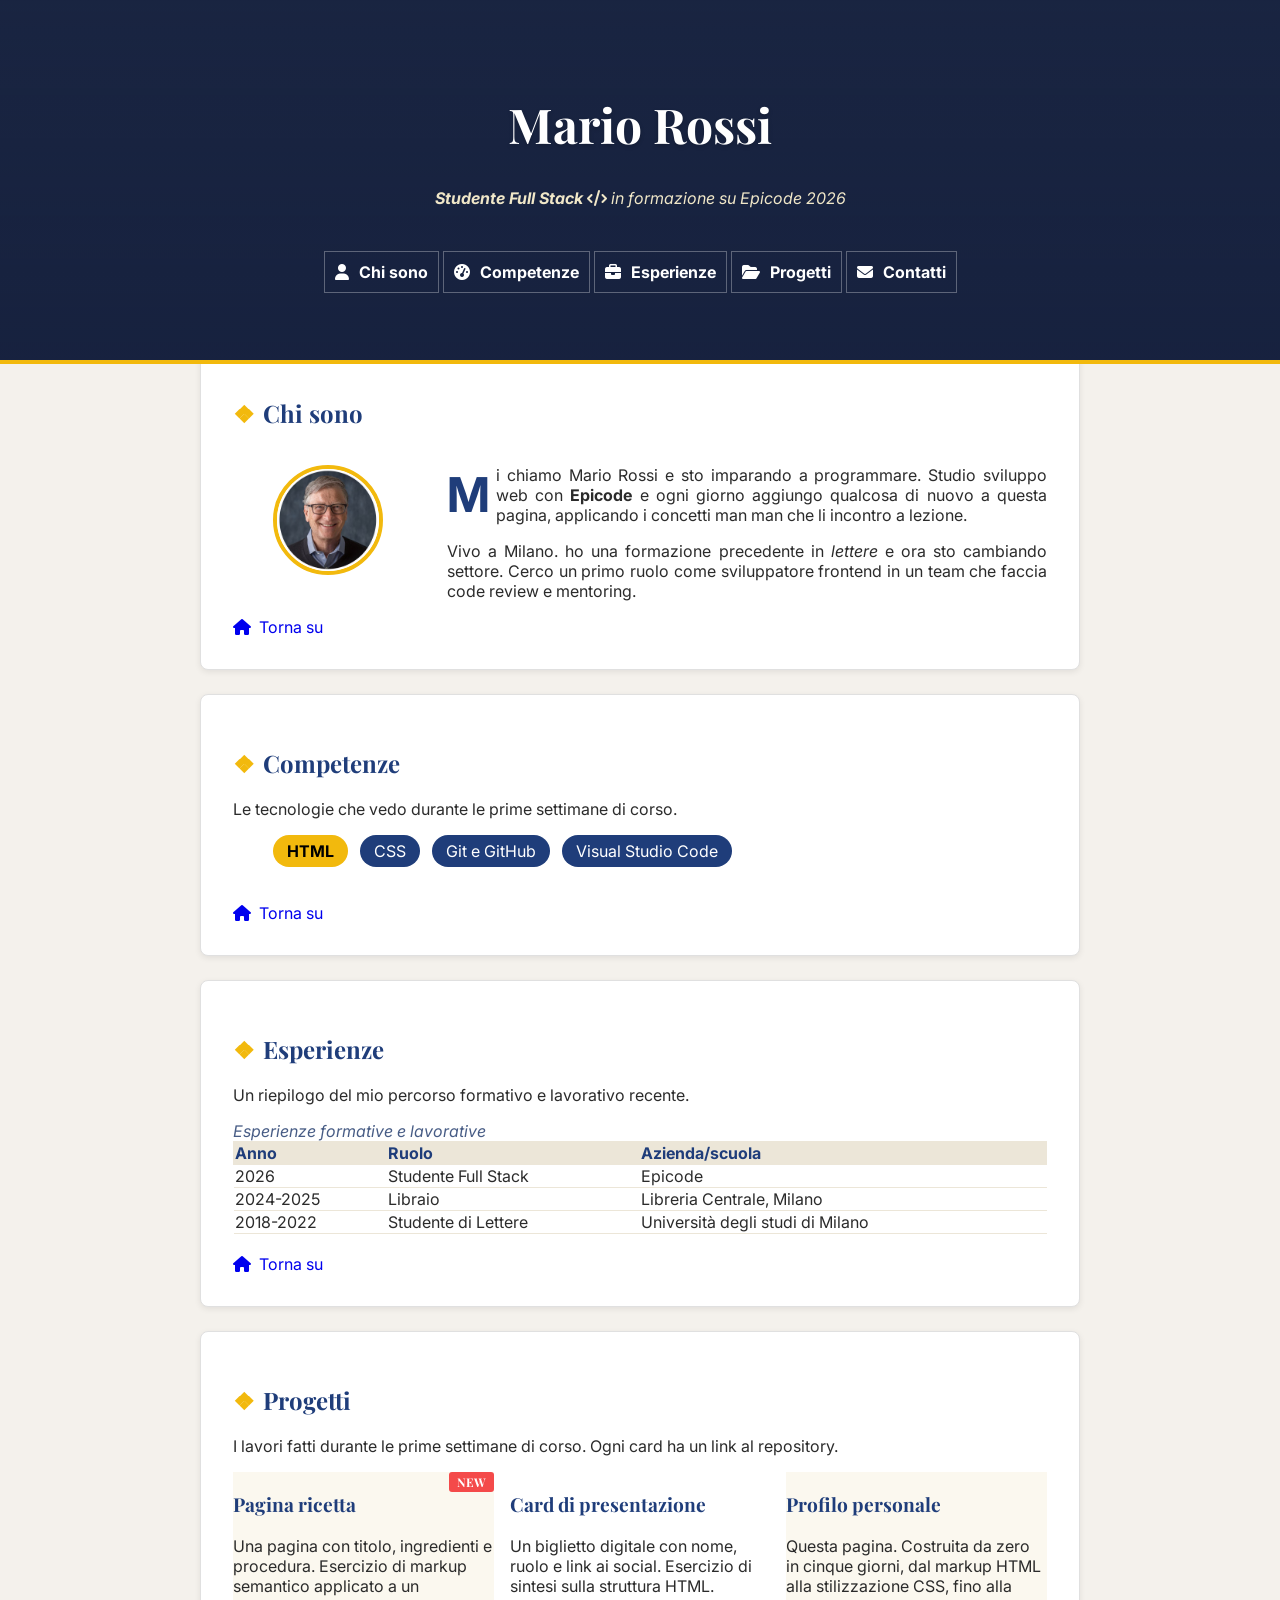
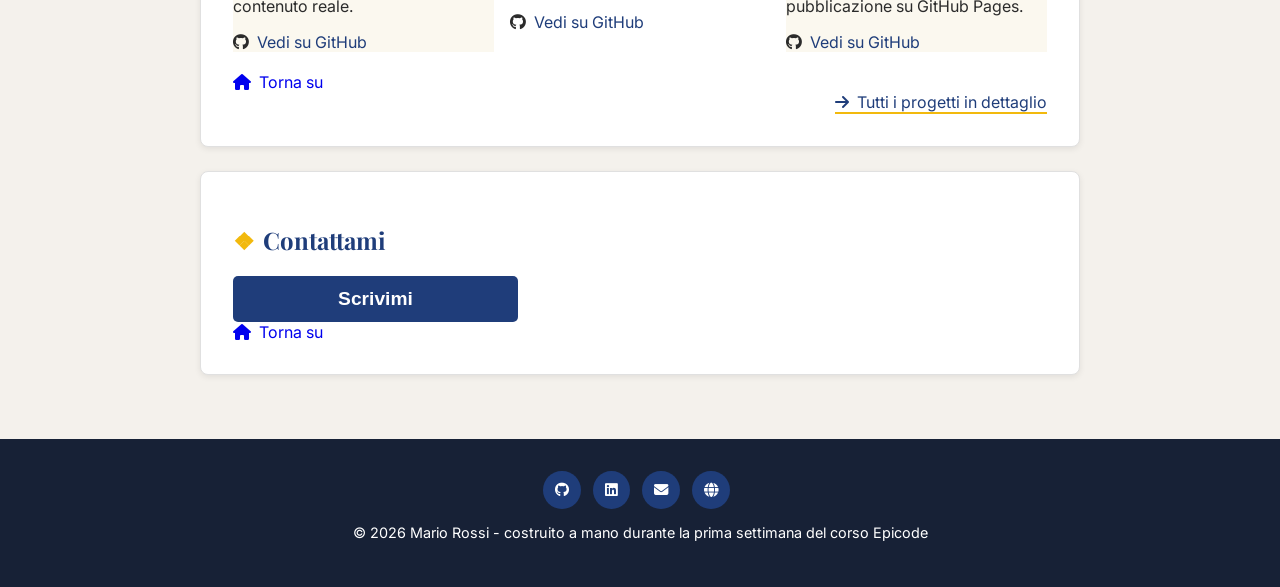
<file: index.html>
<!DOCTYPE html>
<html lang="it">

<head>
    <meta charset="UTF-8">
    <meta name="viewport" content="width=device-width, initial-scale=1.0">
    <title>Mario Rossi</title>
    <link rel="stylesheet" href="assets/css/style.css">
    <link
        href="https://fonts.googleapis.com/css2?family=Playfair+Display:wght@700;900&family=Inter:wght@400;600&display=swap"
        rel="stylesheet" />
    <link rel="stylesheet" href="https://cdnjs.cloudflare.com/ajax/libs/font-awesome/6.5.2/css/all.min.css" />
    <link
        href="https://fonts.googleapis.com/css2?family=Playfair+Display:wght@700;900&family=Inter:wght@400;600&display=swap"
        rel="stylesheet" />
    <script type="module" src="assets/js/script.js"></script>
</head>

<body>
    <header id="site-header">
        <h1>Mario Rossi</h1>
        <p class="tagline"><b>Studente Full Stack </b><i class="fa-solid fa-code"></i> in formazione su Epicode 2026</p>
        <nav>
            <ul>
                <li><a href="#chi-sono"><i class="fa-solid fa-user"></i>Chi sono</a></li>
                <li><a href="#competenze"><i class="fa-solid fa-gauge-high"></i>Competenze</a></li>
                <li><a href="#esperienze"><i class="fa-solid fa-briefcase"></i>Esperienze</a></li>
                <li><a href="#progetti"><i class="fa-sharp fa-solid fa-folder-open"></i>Progetti</a></li>
                <li><a href="#contattami"><i class="fa-solid fa-envelope"></i>Contatti</a></li>
            </ul>
        </nav>
    </header>
    <main>
        <section id="chi-sono">
            <h2>Chi sono</h2>
            <div class="contenitoreGenerale">
                <div class="divFigure">
                    <figure>
                        <figcaption>
                            <img class="avatar" src="assets/img/foto-profilo-bill-gates.jpg" alt="foto profilo">
                        </figcaption>
                    </figure>
                </div>
                <div>
                    <p>Mi chiamo Mario Rossi e sto imparando a programmare. Studio sviluppo web con <b>Epicode </b> e
                        ogni
                        giorno aggiungo qualcosa di nuovo a questa pagina, applicando i concetti man man che li incontro
                        a
                        lezione.</p>
                    <p>Vivo a Milano. ho una formazione precedente in <i>lettere</i> e ora sto cambiando settore. Cerco
                        un
                        primo
                        ruolo come sviluppatore frontend in un team che faccia code review e mentoring.</p>
                </div>
            </div>
            <a class="home" href="index.html"><i class="fa-solid fa-house"></i>Torna su</a>
        </section>
        <section id="competenze">
            <h2>Competenze</h2>
            <p>Le tecnologie che vedo durante le prime settimane di corso.</p>
            <ul class="skill-list">
            <li>HTML</li>
            <li>CSS</li>
            <li>Git e GitHub</li>
            <li>Visual Studio Code</li>
            </ul>
            <!--<table class="skill-list">
                <caption class="skil-c">Stack tecnico - autovalutazione</caption>
                <thead>
                    <tr>
                        <th>Tecnologia</th>
                        <th>Livello</th>
                    </tr>
                </thead>
                <tbody>
                    <tr>
                        <td><i class="fa-brands fa-html5"></i><b>HTML5 semantico</b>
                            <p>Tag strutturali, attributi, accessibilità di base, form con validazione</p>
                        </td>
                        <td>
                            <div class="bar">
                                <div class="bar-fill"></div>
                            </div>
                        </td>
                    </tr>
                    <tr>
                        <td><i class="fa-brands fa-css3-alt"></i><b>CSS3</b>
                            <p>Selettori, pseudo-classi, box model, float, pseudo-elementi, Google Fonts</p>
                        </td>
                        <td>
                            <div class="bar">
                                <div class="bar-fill"></div>
                            </div>
                        </td>
                    </tr>
                    <tr>
                        <td><i class="fa-brands fa-git-alt"></i><b>Git e GitHub</b>
                            <p>Init, add, commit, push, repository remoti, pubblicazione su GitHub Pages</p>
                        </td>
                        <td>
                            <div class="bar">
                                <div class="bar-fill"></div>
                            </div>
                        </td>
                    </tr>
                    <tr>
                        <td><i class="fa-solid fa-terminal"></i><b>Linea di comando</b>
                            <p>Navigazione tra cartelle, gestione file, comandi base di shell su macOS e Linux</p>
                        </td>
                        <td>
                            <div class="bar">
                                <div class="bar-fill"></div>
                            </div>
                        </td>
                    </tr>
                    <tr>
                        <td><i class="fa-brands fa-markdown"></i><b>Markdown e documentazione</b>
                            <p>README, documentazione tecnica, scrittura chiara per altri sviluppatori</p>
                        </td>
                        <td>
                            <div class="bar">
                                <div class="bar-fill"></div>
                            </div>
                        </td>
                    </tr>
                </tbody>
            </table>-->
            <br>
            <a class="home" href="index.html"><i class="fa-solid fa-house"></i>Torna su</a>
        </section>
        <section id="esperienze">
            <h2>Esperienze</h2>
            <p>Un riepilogo del mio percorso formativo e lavorativo recente.</p>
            <div class="table-wrapper">
                <table>
                    <caption>Esperienze formative e lavorative</caption>
                    <thead>
                        <tr>
                            <th>Anno</th>
                            <th>Ruolo</th>
                            <th>Azienda/scuola</th>
                        </tr>
                    </thead>
                    <tbody>
                        <tr>
                            <td>2026</td>
                            <td>Studente Full Stack</td>
                            <td>Epicode</td>
                        </tr>
                        <tr>
                            <td>2024-2025</td>
                            <td>Libraio</td>
                            <td>Libreria Centrale, Milano</td>
                        </tr>
                        <tr>
                            <td>2018-2022</td>
                            <td>Studente di Lettere</td>
                            <td>Università degli studi di Milano</td>
                        </tr>
                    </tbody>
                </table>
            </div>
            <br>
            <a class="home" href="index.html"><i class="fa-solid fa-house"></i>Torna su</a>
        </section>
        <section id="progetti">
            <h2>Progetti</h2>
            <p>I lavori fatti durante le prime settimane di corso. Ogni card ha un link al repository.</p>
            <div class="contenitoreProgetti">
            <article class="project">
                <h3>Pagina ricetta</h3>
                <p>Una pagina con titolo, ingredienti e procedura. Esercizio di markup semantico applicato a un
                    contenuto reale.</p>
                <i class="fa-brands fa-github"></i><a class="git" href="javascript:void(0)">Vedi su GitHub</a>
            </article>
            <article class="project">
                <h3>Card di presentazione</h3>
                <p>Un biglietto digitale con nome, ruolo e link ai social. Esercizio di sintesi sulla struttura HTML.
                </p>
                <i class="fa-brands fa-github"></i><a class="git" href="javascript:void(0)">Vedi su GitHub</a>
            </article>
            <article class="project">
                <h3>Profilo personale</h3>
                <p>Questa pagina. Costruita da zero in cinque giorni, dal markup HTML alla stilizzazione CSS, fino alla
                    pubblicazione su GitHub Pages.
                </p>
                <i class="fa-brands fa-github"></i><a class="git" href="javascript:void(0)">Vedi su GitHub</a>
            </article>
            </div>
            <br>
            <a class="home" href="index.html"><i class="fa-solid fa-house"></i>Torna su</a>
            <br>
            <a class="l-progetti" href="progetti.html">
                <span><i class="fa-solid fa-arrow-right"></i>Tutti i progetti in dettaglio</a></span>
        </section>
        <section id="contattami">
            <h2>Contattami</h2>
            <button type="button" id="scrivimi">Scrivimi</button>
            <div class="overlay">
                <div class="modal">
                    <button type="button" class="closeModal">❌</button>
                    <p>Compila il form per scrivermi. Rispondo entro 24 ore nei giorni lavorativi.</p>
                    <form>
                        <label for="Nome">Nome</label>
                        <br>
                        <input type="text" id="nome" name="nome" placeholder="il tuo nome">
                        <br><br>
                        <label for="email">Email</label>
                        <br>
                        <input type="email" id="email" name="email" placeholder="tu@esempio.it">
                        <br><br>
                        <label for="select">Motivo del contatto</label>
                        <br>
                        <select name="select" id="select">
                            <option value=""></option>
                            <option value="Proposta di lavoro">Proposta di lavoro</option>
                            <option value="Informazioni generali">Informazioni generali</option>
                            <option value="Proposta di stage">Proposta di stage</option>
                            <option value="Proposta di stage">Corso di formazione</option>
                        </select>
                        <br><br>
                        <label for="data">Data preferita per la risposta</label>
                        <br>
                        <input type="date">
                        <br><br>
                        <label for="messaggio">Messaggio</label>
                        <br>
                        <textarea name="messsaggio" id="messaggio" placeholder="Scrivi qui il tuo messaggio..." rows="5"
                            required></textarea>
                        <br><br>
                        <input type="checkbox" id="checkbox">
                        <label class="l-check" for="checkbox">Accetto di essere ricontattato all'indirizzo
                            indicato</label>
                        <br><br>
                        <button type="submit" id="bottone"><i
                                class="fa-mosaic fa-solid fa-paper-plane"></i>Invia</button>
                    </form>
                </div>
            </div>
            <br>
            <a class="home" href="index.html"><i class="fa-solid fa-house"></i>Torna su</a>
        </section>
    </main>
    <div class="tornaSu">
        <a href="#">
            <div id="tornaSu"></div>
        </a>
    </div>
    <footer id="site-footer">
        <a href="javascript:void(0)"></a><i class="fa-brands fa-github"></i>
        <a href="javascript:void(0)"></a><i class="fa-brands fa-linkedin"></i>
        <a href="javascript:void(0)"></a><i class="fa-solid fa-envelope"></i>
        <a href="javascript:void(0)"></a><i class="fa-solid fa-globe"></i>
        <p>&copy; 2026 Mario Rossi - costruito a mano durante la prima settimana del corso Epicode</p>
    </footer>
</body>

</html>
</file>
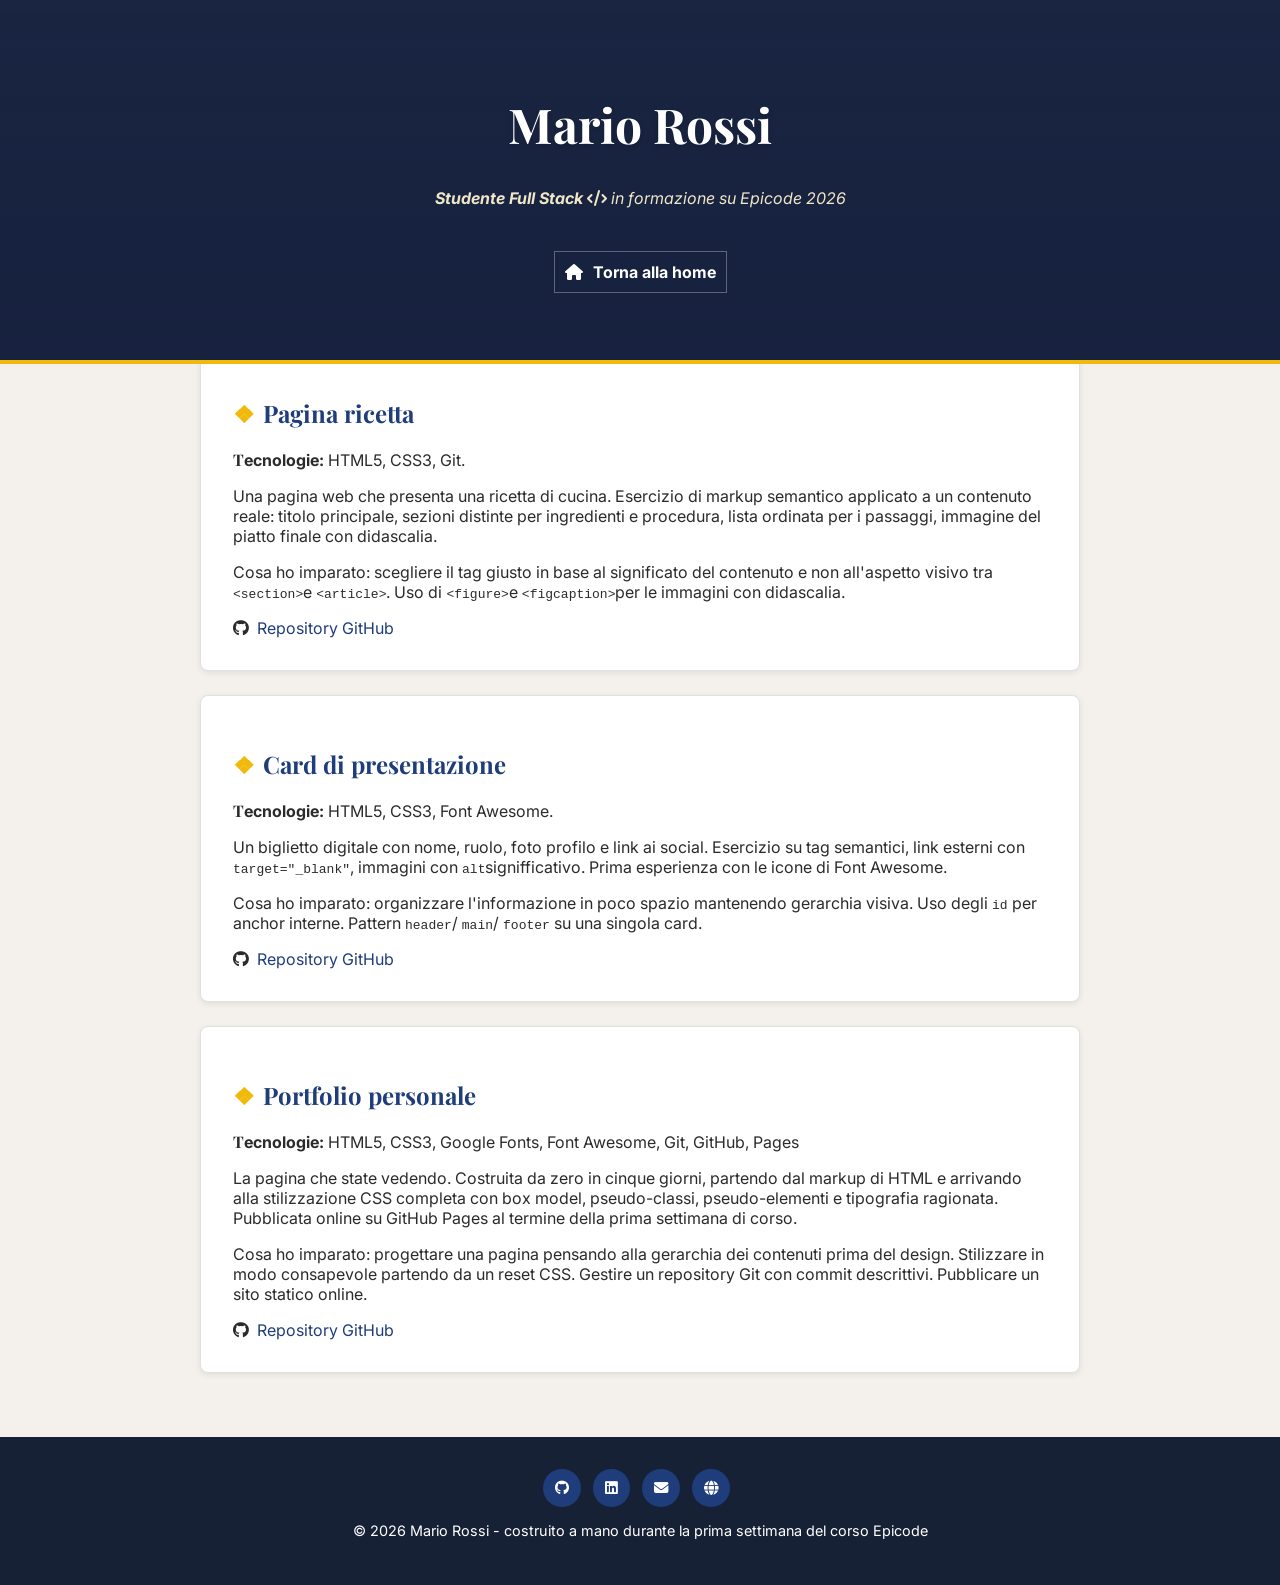
<file: progetti.html>
<!DOCTYPE html>
<html lang="it">

<head>
    <meta charset="UTF-8">
    <meta name="viewport" content="width=device-width, initial-scale=1.0">
    <title>Mario Rossi</title>
    <link rel="stylesheet" href="assets/css/style.css">
    <link
        href="https://fonts.googleapis.com/css2?family=Playfair+Display:wght@700;900&family=Inter:wght@400;600&display=swap"
        rel="stylesheet" />
    <link rel="stylesheet" href="https://cdnjs.cloudflare.com/ajax/libs/font-awesome/6.5.2/css/all.min.css" />
    <link
        href="https://fonts.googleapis.com/css2?family=Playfair+Display:wght@700;900&family=Inter:wght@400;600&display=swap"
        rel="stylesheet" />
</head>

<body>
    <header id="site-header">
        <h1>Mario Rossi</h1>
        <p class="tagline"><b>Studente Full Stack </b><i class="fa-solid fa-code"></i> in formazione su Epicode 2026</p>
        <nav>
            <ul>
                <li><a href="index.html"><i class="fa-solid fa-house"></i></i>Torna alla home</a></li>
            </ul>
        </nav>
    </header>
    <main>
        <section id="p-ricetta">
            <h2>Pagina ricetta</h2>

            <p><b>Tecnologie:</b> HTML5, CSS3, Git.</p>
            <p>Una pagina web che presenta una ricetta di cucina. Esercizio di markup semantico applicato a un contenuto
                reale: titolo principale, sezioni distinte per ingredienti e procedura, lista ordinata per i passaggi,
                immagine del piatto finale con didascalia.</p>
            <p>Cosa ho imparato: scegliere il tag giusto in base al significato del contenuto e non all'aspetto visivo
                tra <code>&lt;section&gt;</code>e <code>&lt;article&gt;</code>. Uso di <code>&lt;figure&gt;</code>e
                <code>&lt;figcaption&gt;</code>per le immagini con didascalia.</p>

            <i class="fa-brands fa-github"></i><a class="git" href="javascript:void(0)">Repository GitHub</a>

        </section>
        <section id="c-presentazione">
            <h2>Card di presentazione</h2>
            <p><b>Tecnologie:</b> HTML5, CSS3, Font Awesome.</p>
            <p>Un biglietto digitale con nome, ruolo, foto profilo e link ai social. Esercizio su tag semantici, link
                esterni con <code>target="_blank"</code>, immagini con <code>alt</code>signifficativo. Prima esperienza
                con le icone di Font Awesome.</p>
            <p>Cosa ho imparato: organizzare l'informazione in poco spazio mantenendo gerarchia visiva. Uso degli
                <code>id</code> per anchor interne. Pattern <code>header</code>/ <code>main</code>/ <code>footer</code>
                su una singola card.</p>

            <i class="fa-brands fa-github"></i><a class="git" href="javascript:void(0)">Repository GitHub</a>
        </section>
        <section id="p-personale">
            <h2>Portfolio personale</h2>
            <p><b>Tecnologie:</b> HTML5, CSS3, Google Fonts, Font Awesome, Git, GitHub, Pages</p>
            <p>La pagina che state vedendo. Costruita da zero in cinque giorni, partendo dal markup di HTML e arrivando
                alla stilizzazione CSS completa con box model, pseudo-classi, pseudo-elementi e tipografia ragionata.
                Pubblicata online su GitHub Pages al termine della prima settimana di corso.</p>
            <p>Cosa ho imparato: progettare una pagina pensando alla gerarchia dei contenuti prima del design.
                Stilizzare in modo consapevole partendo da un reset CSS. Gestire un repository Git con commit
                descrittivi. Pubblicare un sito statico online.</p>

            <i class="fa-brands fa-github"></i><a class="git" href="javascript:void(0)">Repository GitHub</a>
        </section>
    </main>
    <footer id="site-footer">
        <i class="fa-brands fa-github"></i>
        <i class="fa-brands fa-linkedin"></i>
        <i class="fa-solid fa-envelope"></i>
        <i class="fa-solid fa-globe"></i>
        <p>&copy; 2026 Mario Rossi - costruito a mano durante la prima settimana del corso Epicode</p>
    </footer>
</body>

</html>
</file>
<file: assets/css/style.css>
*,
*::before,
*::after {
    box-sizing: border-box
}

@import url('https://fonts.googleapis.com/css2?family=Roboto:ital,wght@0,100..900;1,100..900&display=swap');

html {
    scroll-padding-top: 420px;
}

body {
    font-family: 'Inter', Arial, sans-serif;
   /* font-size: 16px;*/
    /*line-height: 1.7;*/
    margin: 0;
    background-color: #f4f1ec;
    color: #2b2b2b;
}

h1,
h2,
h3,
#p-ricetta>p:first-of-type::first-letter,
#c-presentazione>p:first-of-type::first-letter,
#p-personale>p:first-of-type::first-letter {
    font-family: 'Playfair Display', Georgia, serif;
}



header {
    background-color: hsl(220, 40%, 20%);
    background-image:
        linear-gradient(rgba(20, 30, 60, 0.55), rgba(20, 30, 60, 0.75)),
        url('https://picsum.photos/seed/picsum/1240/768');
    background-size: cover;
    background-position: center;
    color: #ffffff;
    text-align: center;
    position: sticky;
    top: 0;
    z-index: 1000;
}

#site-header h1 {
    font-size: 3rem;
    font-weight: bold;
}

.tagline {
    color: #f0e7c8;
    font-style: italic;
}

nav a {
    border: 1px solid rgba(255, 255, 255, 0.3);
    color: white;
    font-weight: bold;
    line-height: 3;
    text-decoration: none;
    padding: 10px;
}

nav i {
    margin-right: 10px;
}

nav a:hover {
    color: hsl(45, 90%, 60%);
    background-color: rgba(255, 255, 255, 0.15);
}

main h2,
main h3 {
    color: #1F3D7A;
}

main h3 {
    font-size: 1.2rem;
}

#chi-sono {
    background-color: #ffffff;
    text-align: justify;
    display: flex;
    flex-direction: column;
}

#chi-sono>p:first-of-type {
    font-size: 1.1em;
    font-style: italic;

}

#chi-sono,
#competenze,
#esperienze,
#progetti,
#contattami {
    background-color: white;
}

/*.skill-list li:nth-child(odd) {
    background-color: #f5f7fb;
}

.skill-list li:nth-child(even) {
    background-color: #ffffff;
}*/

.skill-list li:first-child {
    font-weight: bold;
}

.skill-list i {
    color: #1F3D7A;
}

.skill-list td b {
    color: #1F3D7A;
}

.project:nth-of-type(odd) {
    background-color: hsl(45, 60%, 96%);
}

.project:nth-of-type(even) {
    background-color: rgba(255, 255, 255, 0.856);
}

label {
    font-weight: bold;
    color: #1F3D7A;
}

.l-check {
    color: #2b2b2b;
    font-weight: normal;
}

input,
textarea,
select {
    font-family: "Helvetica Neue", Arial, sans-serif;
    font-size: 1rem;
    width: 100%;
    background-color: #fbf8f1;
    padding: 6px;
    border-radius: 4px;
    border-color: 1px solid #d6cfbf;
}

input:focus,
textarea:focus {
    background-color: #232323;
    color: white;
}

button {
    color: white;
    background-color: hsl(220, 60%, 30%);
    font-weight: bold;
    width: 100%;
    padding: 12px 24px;
    border: none;
    border-radius: 4px;
    box-shadow: 0 2 px 4px rgba(0, 0, 0, 0.1);
}

button i {
    margin-right: 8px;
}

button:hover {
    color: hsl(220, 60%, 45%);
    box-shadow: 0 4px 8px rgba(0, 0, 0, 0.15);
}

#site-footer {
    background-color: #172136;
    color: #ffffff;
    text-align: center;
    font-size: 0.9rem;
    padding: 32px 20px;
    text-align: center;
}

#site-footer i {
    border-radius: 50%;
    padding: 12px;
    margin-right: 8px;
    background-color: #1F3D7A;
}

#site-footer i:hover {
    background-color: hsl(45, 90%, 50%);
    ;
    color: #172136;
    cursor: pointer;
}


input[type="checkbox"] {
    width: auto;
}

main {
    max-width: 920px;
    margin: 0 auto;
    padding: 40px 20px;
    margin-top: -60px;

}

main section {
    padding: 32px;
    margin-bottom: 24px;
    border: 1px solid#e0e0e0;
    border-radius: 8px;
    box-shadow: 0 2px 6px rgba(0, 0, 0, 0.08);
}

main section h2::before {
    content: "\2756";
    color: hsl(45, 90%, 50%);
    margin-right: 8px;
}

#site-header {
    padding: 60px 20px 40px;
    border-bottom: 4px solid hsl(45, 90%, 50%);
}

#site-header h1 {
    text-shadow: 0 2px 4px rgba(0, 0, 0, 0.2);
}

#site-header nav {
    /*display: inline-block;*/
    padding: 8px 16px;
    margin: 0 4px;
    border-radius: 4px;
    /*text-align: center;*/
}

input::placeholder,
textarea::placeholder {
    color: #a39b87;
    font-style: italic;
}

.divFigure {
    display: flex;
    justify-content: center;
}

.contenitoreGenerale {
    display: flex;
    flex-direction: column;
}

.avatar {
    width: 110px;
    height: 110px;
    border: 4px solid hsl(45, 90%, 50%);
    border-radius: 50%;
    /*display: block;*/
    margin: 0 auto;
}

#competenze {
    clear: both;
}

.contenitoreGenerale>div:last-child p:first-child::first-letter {
    font-size: 3rem;
    font-weight: bold;
    float: left;
    margin-right: 6px;
    color: #1F3D7A;
}

.project:first-of-type h3::after {
    content: "NEW";
    display: inline-block;
    padding: 2px 8px;
    margin-left: 12px;
    background-color: #F44A4A;
    color: #ffffff;
    border-radius: 3px;
    font-size: 0.75rem;
    position:absolute;
    top:0;
    right:0;

}

.contenitoreProgetti {
    display: flex;
    flex-wrap: wrap;
    gap: 16px;
}

.project {
    position:relative;
    flex: 1 1 260px;
}

nav ul {
    display: flex;
    flex-wrap: wrap;
    gap: 4px;
    justify-content: center;
    list-style-type: none;
    padding: 0;
}

/*nav ul li {
    display: inline-block;
    text-align: center;
}*/

table {
    width: 100%;
    border-collapse: collapse;
}

th,
td {
    border-bottom: 1px solid #ece6d8;

}

thead {
    border: 1px solid #ece6d8;
    background-color: #ece6d8;
    color: #1F3D7A;
    text-align: left;
}

caption {
    text-align: start;
    color: hsl(220, 30%, 40%);
    font-style: italic;
}

.skill-list p {
    color: #6f6856;
    font-size: small;
}

.l-progetti {
    display: block;
    text-align: end;
    color: #1F3D7A;
    text-decoration: none;
}

.l-progetti i {
    margin-right: 8px;
}

.l-progetti span {
    display: inline-block;
    border-bottom: 2px solid hsl(45, 90%, 50%);
}

.home i {
    margin-right: 8px;

}

.home {
    text-decoration: none;
}

.git {
    text-decoration: none;
    color: #1F3D7A;

}

.project i {
    margin-right: 8px;
}

td i {
    margin-right: 8px;
}

#p-ricetta,
#c-presentazione,
#p-personale {
    background-color: white;
}

.fa-github {
    margin-right: 8px;
}

.bar {
    background-color: #ece6d8;
    border-radius: 5px;
    height: 12px;
    width: 100%;
    margin-top: 10%;
}

.bar-fill {
    background-color: hsl(45, 90%, 50%);
    height: 100%;
    border-radius: 5px;
}

.skill-list tbody tr:nth-child(1) .bar-fill {
    width: 80%;
}

.skill-list tbody tr:nth-child(2) .bar-fill {
    width: 70%;
}

.skill-list tbody tr:nth-child(3) .bar-fill {
    width: 55%;
}

.skill-list tbody tr:nth-child(4) .bar-fill {
    width: 45%;
}

.skill-list tbody tr:nth-child(5) .bar-fill {
    width: 75%;
}

img {
    max-width: 100%;
    height: auto;
}

.tornaSu div {
    width: 50px;
	height: 50px;
}
#tornaSu {
    background: url('https://www.alessandracagalli-psicologa.it/wp-content/uploads/2015/10/alessandracagalli-psicologa-torna-su-13.png');
	background-size: contain;
	position: fixed;
	right: 10px;
	bottom: 50px;
}

#tornaSu:hover {
    background-color:white;
    border-radius: 50%;
}

.overlay {
	display: none;
	position: fixed;
	inset: 0;
	background-color: rgba(0, 0, 0, 0.5);
	z-index: 2000;
}

.modal {
	position: relative;
	top: 50%;
	left: 50%;
	transform: translate(-50%, -50%);
	background-color: white;
	padding: 25px;
	border-radius: 10px;
	max-width: 480px;
}

#scrivimi {
	font-size: 1.2rem;
	border-radius: 5px;
	cursor: pointer;
}

#scrivimi:hover {
    color: hsl(220, 60%, 45%);
    box-shadow: 0 4px 8px rgba(0, 0, 0, 0.15);
}

.closeModal {
    position: absolute;
    top: 0px;
    right: 0px;
	cursor: pointer;
    width: 100px;
}

.skill-list {
    display: flex;
    flex-direction: row;
    flex-wrap: wrap;
    gap: 12px;
    list-style: none;
}

.skill-list li {
    background-color:#1F3D7A;
    color: white;
    padding: 6px 14px;
    border-radius: 30px;

}

.skill-list li:first-child {
    background-color: hsl(45, 90%, 50%);
    color: black;
}

@media (min-width: 768px) {
    .avatar {
        /*float: left;*/
        margin: 0 24px 12px 0;
    }
    
    .contenitoreGenerale {
        flex-direction: row;
    }

    /*.contenitoreGenerale div:first-child {
        width: 100%;
    }*/
    .divFigure {
        flex-shrink: 0;
    }

    #chi-sono h2 {
        width: 100%;
    }

    /*#chi-sono div {
        flex: 1;
    }*/

    #chi-sono .home {
        width: 100%;
    }

    input,
    select,
    textarea {
        width: 60%
    }

    button {
        width: 30%
    }
}

@media (min-width: 1200px) {
    .avatar {
        /*float: left;*/
        margin: 0 24px 12px 0;
    }
    
    input,
    select,
    textarea {
        width: 70%
    }

    button {
        width: 35%
    }
}
</file>
